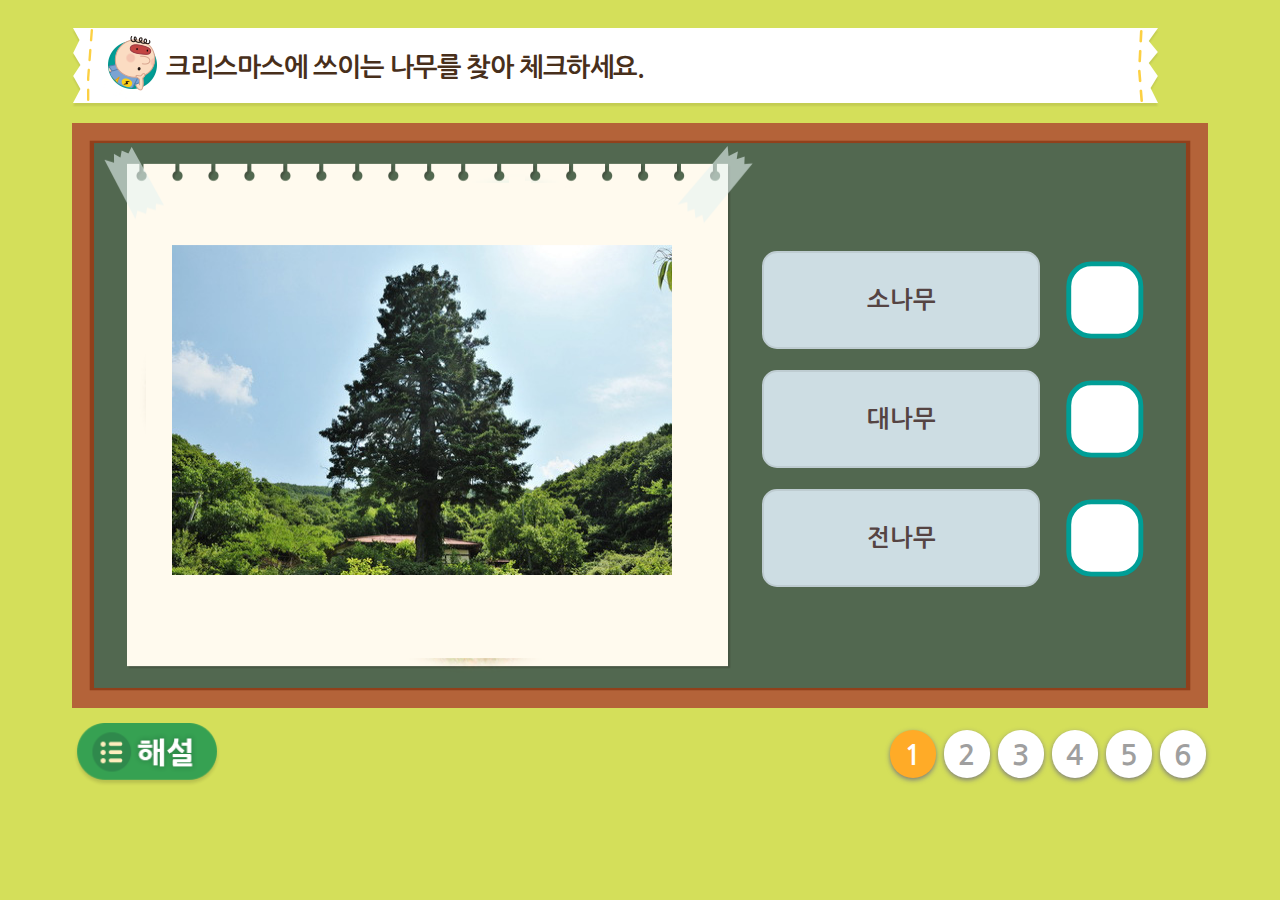
<file: 1/index.html>
<!DOCTYPE html>
<html lang="ko">

<head>
	<meta http-equiv="Content-Type" content="text/html;charset=UTF-8">
	<meta http-equiv="X-UA-Compatible" content="IE=edge">
	<meta name="viewport" content="width=device-width, initial-scale=1.0">
	<link rel="stylesheet" href="../common/css/common.css">
	<link rel="stylesheet" href="check.css">
	<title>퀴즈입니다</title>
	<style>
		/* 현재 페이지 On CSS */
		p#page1 {
			background-color: #FFAB27;
			color: #fff;
		}
	</style>
</head>

<body>
	<!-- #################### 체크 container #################### -->
	<div id="EX_all_wrap">
		<div id="check_wrap">
			<!-- 문제 제목 Header -->
			<div class="header">
				<div class="title_area">
					<p class="tit_bg">
						<img src="../common/imgs/title.png" alt="타이틀영역 이미지"/>
					</p>
					<p class="tit_cha">
						<img src="../common/imgs/cha0.png" alit="타이틀 캐릭터 이미지"/>
					</p>
					<h1>크리스마스에 쓰이는 나무를 찾아 체크하세요.</h1>
				</div>
			</div>

			<!-- 문제 영역 Container -->
			<div class="container">
				<div class="board"><img src="../common/imgs/board.png" alt="보드판 이미지"/></div>
				<div class="chk_quImg"><img class="p0" src="imgs/p0.png" alt="문제보기 이미지"/></div>
				<div class="chk_exImg">
					<div class="d1">
						<p class="p1">소나무</p>
					</div>
					<div class="d2">
						<p class="p2">대나무</p>
					</div>
					<div class="d3">
						<p class="p3">전나무</p>
					</div>
				</div>
				<!-- check input Area -->
				<div class="inputArea">
					<input type="checkbox" name="chkBox1" id="chk1" onclick="chk_line1(this); _chk_click(1,0);" value="1" /><label
						for="chk1"></label>
					<input type="checkbox" name="chkBox1" id="chk2" onclick="chk_line1(this); _chk_click(2,0);" value="2" /><label
						for="chk2"></label>
					<input type="checkbox" name="chkBox1" id="chk3" onclick="chk_line1(this); _chk_click(3,1);" value="3" /><label
						for="chk3"></label>
				</div>
			</div>

			<!-- 다음 페이지 이동 -->
			<div class="btn_right" onclick="goNext();">
				<img class="img_next" src="../common/imgs/next_btn.png" alt="우측 화살표"/>
			</div>
		</div>

		<!-- 해설 팝업 영역  -->
		<div id="popupArea" style="display:none;">
			<div class="popupImg">
				<div class="popCloseBtn">
					<img src="../common/imgs/x.png" alt="팝업닫기 버튼"/>
				</div>
				<p class="popTextArea">크리스마스 트리로는 주로 전나무를 사용한다.</p>
			</div>
		</div>

		<!-- #################### 팝업 & 페이지 btn 영역 Footer #################### -->
		<div id="footer">
			<!-- 팝업버튼 영역 -->
			<div class="popBtn">
				<p class="pop_btn_Img"><img src="../common/imgs/popBtn.png" alt="팝업버튼 이미지"/></p>
			</div>

			<!-- 페이지 버튼 영역 -->
			<div id="pageArea">
				<div id="offArea">
					<p id="page1" onclick="goPage('../1/index.html');">1</p>
					<p id="page2" onclick="goPage('../2/index.html');">2</p>
					<p id="page3" onclick="goPage('../3/index.html');">3</p>
					<p id="page4" onclick="goPage('../4/index.html');">4</p>
					<p id="page5" onclick="goPage('../5/index.html');">5</p>
					<p id="page6" onclick="goPage('../6/index.html');">6</p>
					<!-- <p id="page7" onclick="goPage('../7/index.html');">7</p> -->
				</div>
			</div>
		</div>
		<!-- 정답시 캐릭터 영역 -->
		<div id="nextDiv" style="display:none;"></div>
		<div id="finDiv" style="display:none;"></div>
	</div>

	<!-- 오디오 음원 영역 -->
	<audio id="a_correct" src="../common/audio/correct.mp3"></audio>
	<audio id="a_incorrect" src="../common/audio/incorrect.mp3"></audio>
	<audio id="a_next" src="../common/audio/next.mp3"></audio>
	<audio id="a_finish" src="../common/audio/finish.mp3"></audio>

	<!-- ################### script Area ################### -->
	<script src="../common/js/jquery-3.5.1.js"></script>
	<script src="../common/js/common.js"></script>
	<script src="check.js"></script>

	<!-- 완강시 스크립트 활성 -->
	<!-- <script src="http://file.total-system.co.kr/js/completedClass_bt.js"></script>  -->

	<!-- 페이지 이동 스크립트 -->
	<script type="text/javascript">
		right_url = "../2/index.html";
	</script>

</body>

</html>
</file>
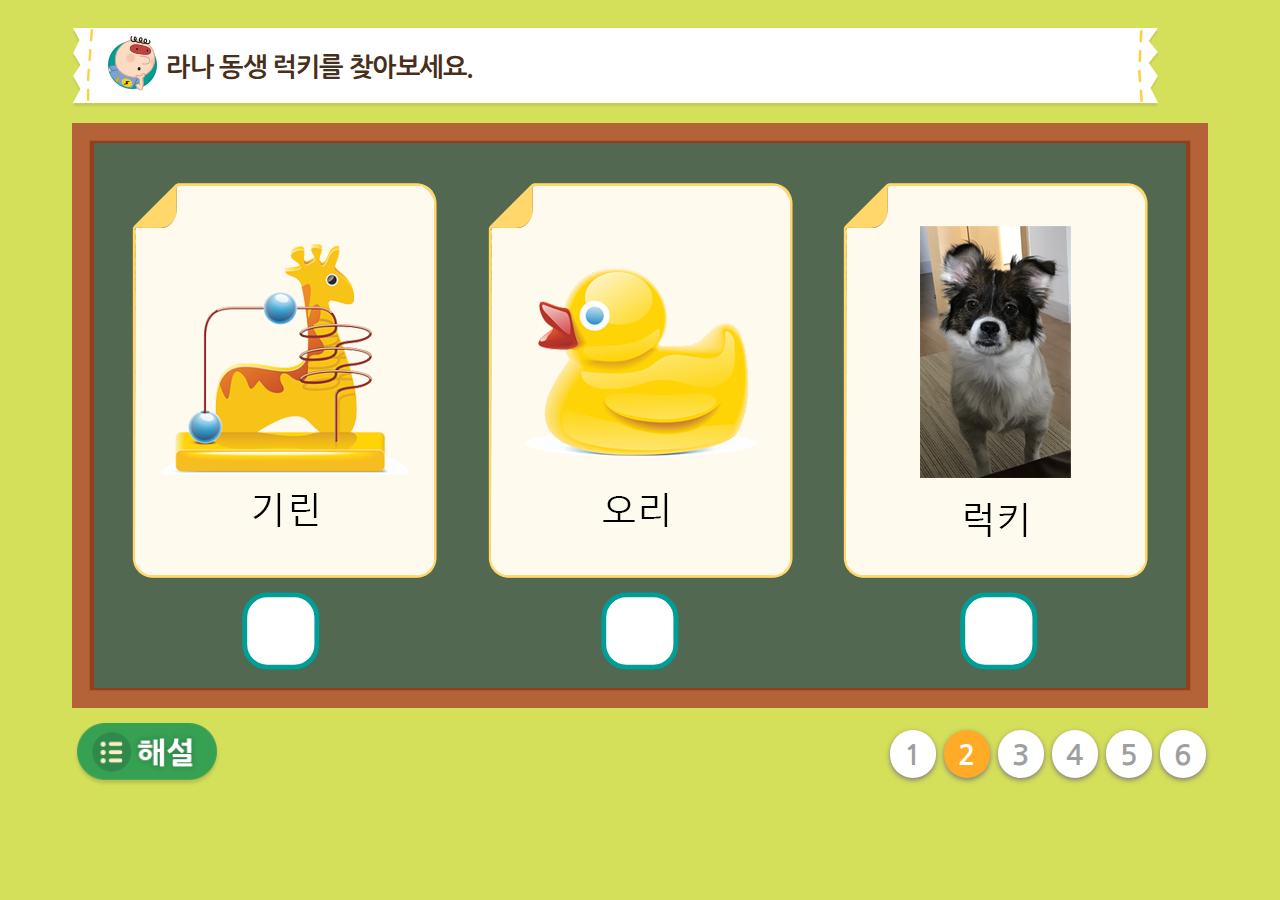
<file: 2/index.html>
<!DOCTYPE html>
<html lang="ko">

<head>
	<meta http-equiv="Content-Type" content="text/html;charset=UTF-8">
	<meta http-equiv="X-UA-Compatible" content="IE=edge">
	<meta name="viewport" content="width=device-width, initial-scale=1.0">
	<link rel="stylesheet" href="../common/css/common.css">
	<link rel="stylesheet" href="checkImg.css">
	<title>크리스마스 퀴즈</title>
	<style>
		/* 현재 페이지 On CSS */
		p#page2 {
			background-color: #FFAB27;
			color: #fff;
		}
	</style>
</head>

<body>
	<!-- #################### 체크 container #################### -->
	<div id="EX_all_wrap">
		<div id="check_wrap">
			<!-- 문제 제목 Header -->
			<div class="header">
				<div class="title_area">
					<p class="tit_bg">
						<img src="../common/imgs/title.png" alt="타이틀영역 이미지"/>
					</p>
					<p class="tit_cha">
						<img src="../common/imgs/cha0.png" alit="타이틀 캐릭터 이미지"/>
					</p>
					<h1>라나 동생 럭키를 찾아보세요.</h1>
				</div>
			</div>

			<!-- 문제 영역 Container -->
			<div class="container">
				<div class="board"><img src="../common/imgs/board.png" alt="보드판 이미지"/></div>

				<!-- imgChk, inputChk에서 1을 정답에 맞게 수정 해야 됨 -->
				<div class="imgWrap">
					<div class="img01">
					  <img src="imgs/p1.png" alt="왼쪽 이미지" id="img01">
					</div>
					<div class="img02">
					  <img src="imgs/p2.png" alt="중간 이미지" id="img02">
					</div>
					<div class="img03">
					  <img src="imgs/p3.png" alt="오른쪽 이미지" id="img03">
					</div>
				  </div>
				  <!-- input Area -->
				  <div class="inputArea">
					<input type="checkbox" id="chk1" class="chkBox" name="chkBox" onclick="chk_line(this);inputChk(1,0)"><label for="chk1"></label>
					<input type="checkbox" id="chk2" class="chkBox" name="chkBox" onclick="chk_line(this);inputChk(2,0)"><label for="chk2"></label>
					<input type="checkbox" id="chk3" class="chkBox" name="chkBox" onclick="chk_line(this);inputChk(3,1)"><label for="chk3"></label>
				  </div>

				  <div class="noTouch"></div>
			</div>

			<!-- 다음 페이지 이동 -->
			<div class="btn_right" onclick="goNext();">
				<img class="img_next" src="../common/imgs/next_btn.png" alt="우측 화살표"/>
			</div>
		</div>

		<!-- 해설 팝업 영역  -->
		<div id="popupArea" style="display:none;">
			<div class="popupImg">
				<div class="popCloseBtn">
					<img src="../common/imgs/x.png" alt="팝업닫기 버튼"/>
				</div>
				<p class="popTextArea">럭순이는 라나와 함께 살고 있어요.</p>
			</div>
		</div>

		<!-- #################### 팝업 & 페이지 btn 영역 Footer #################### -->
		<div id="footer">
			<!-- 팝업버튼 영역 -->
			<div class="popBtn">
				<p class="pop_btn_Img"><img src="../common/imgs/popBtn.png" alt="팝업버튼 이미지"/></p>
			</div>

			<!-- 페이지 버튼 영역 -->
			<div id="pageArea">
				<div id="offArea">
					<p id="page1" onclick="goPage('../1/index.html');">1</p>
					<p id="page2" onclick="goPage('../2/index.html');">2</p>
					<p id="page3" onclick="goPage('../3/index.html');">3</p>
					<p id="page4" onclick="goPage('../4/index.html');">4</p>
					<p id="page5" onclick="goPage('../5/index.html');">5</p>
					<p id="page6" onclick="goPage('../6/index.html');">6</p>
					<!-- <p id="page7" onclick="goPage('../7/index.html');">7</p> -->
				</div>
			</div>
		</div>
		<!-- 정답시 캐릭터 영역 -->
		<div id="nextDiv" style="display:none;"></div>
		<div id="finDiv" style="display:none;"></div>
	</div>

	<!-- 오디오 음원 영역 -->
	<audio id="a_correct" src="../common/audio/correct.mp3"></audio>
	<audio id="a_incorrect" src="../common/audio/incorrect.mp3"></audio>
	<audio id="a_next" src="../common/audio/next.mp3"></audio>
	<audio id="a_finish" src="../common/audio/finish.mp3"></audio>

	<!-- ################### script Area ################### -->
	<script src="../common/js/jquery-3.5.1.js"></script>
	<script src="../common/js/common.js"></script>
	<script src="checkImg.js"></script>

	<!-- 완강시 스크립트 활성 -->
	<!-- <script src="http://file.total-system.co.kr/js/completedClass_bt.js"></script>  -->

	<!-- 페이지 이동 스크립트 -->
	<script type="text/javascript">
		right_url = "../3/index.html";
	</script>

</body>

</html>
</file>
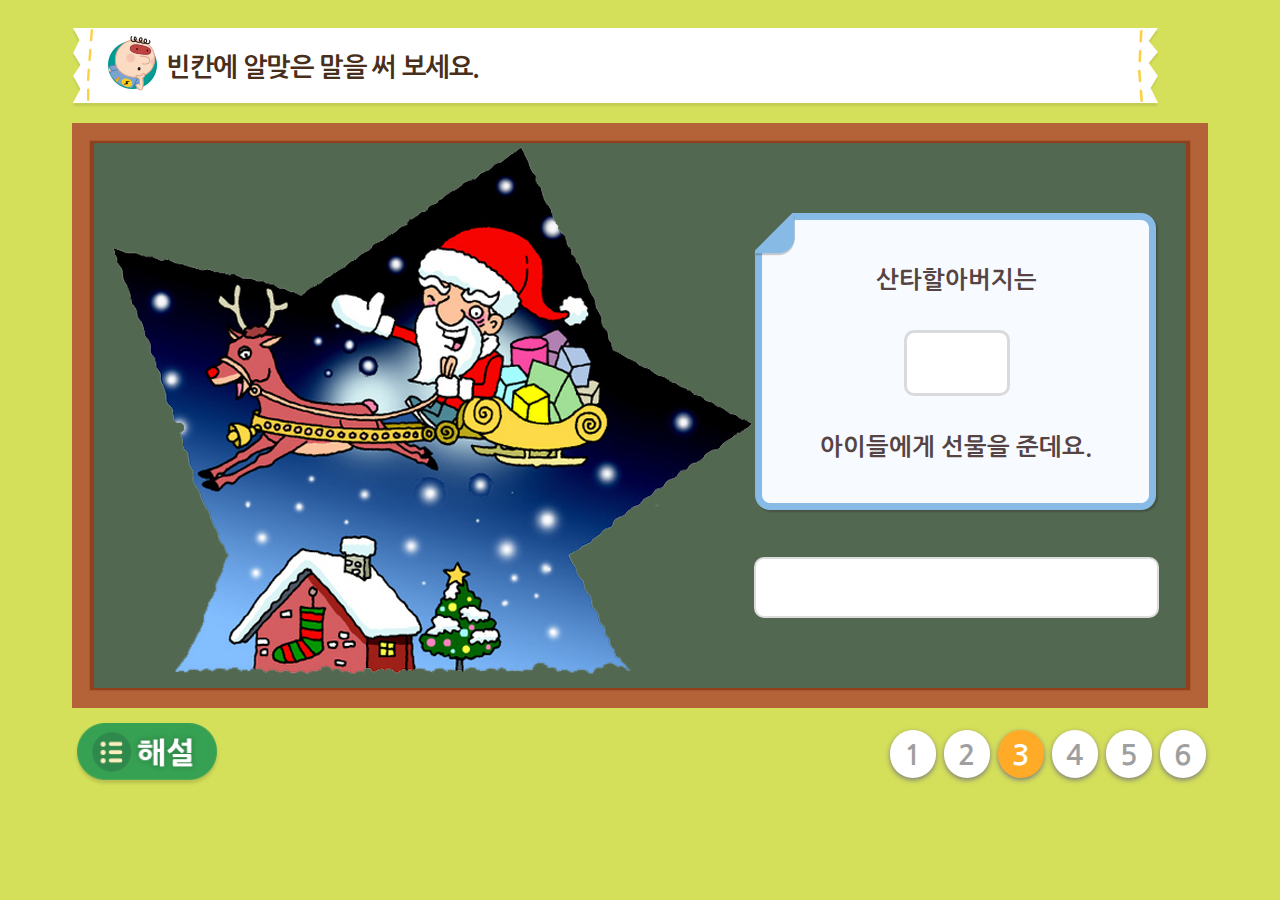
<file: 3/index.html>
<!DOCTYPE html>
<html lang="ko">

<head>
  <meta charset="UTF-8">
  <meta http-equiv="X-UA-Compatible" content="IE=edge">
  <meta name="viewport" content="width=device-width, initial-scale=1.0">
  <title>크리스마스 퀴즈</title>
  <link rel="stylesheet" href="../common/css/common.css">
  <link rel="stylesheet" href="input_single.css">
  <style>
    /* 현재 페이지 On CSS */
    p#page3 {
      background-color: #FFAB27;
      color: #fff;
    }
  </style>
</head>

<body>
  <!-- #################### 단일입력 container #################### -->
  <div id="EX_all_wrap">
    <div id="input_single_Wrap">
      <!-- 문제 제목 header -->
      <div class="header">
        <div class="title_area">
          <p class="tit_bg">
						<img src="../common/imgs/title.png" alt="타이틀영역 이미지"/>
					</p>
					<p class="tit_cha">
						<img src="../common/imgs/cha0.png" alit="타이틀 캐릭터 이미지"/>
					</p>
          <h1>빈칸에 알맞은 말을 써 보세요.</h1>
        </div>
      </div>

      <!-- 문제 영역 Container -->
      <div class="container">
        <div class="board">
          <img src="../common/imgs/board.png" alt="보드판_이미지" />
        </div>
        <div class="input_single_quImg">
          <img class="p0" src="imgs/p0.png" alt="문제_이미지_영역" />
        </div>
        <div class="input_single_ansImg">
          <div class="ex_bg">
            <img class="p1" src="imgs/p1.png" alt="문제_입력_영역" />
          </div>
          <div class="exText">
            <!-- textArea 0 -->
            <p class="text0"><span>산타할아버지는</span></p>
            <!-- blankArea -->
            <div class="blank"></div>
            <!-- textArea 1 -->
            <p class="text1"><span>아이들에게 선물을 준데요.</span></p>
          </div>
        </div>
        <div class="inputWrap">
          <input type="text" id="chkinput" maxlength="10" style="ime-mode:active;">
        </div>
      </div>

      <!-- 다음 페이지 버튼 이동 -->
      <div class="btn_right" onclick="goNext();">
        <img class="img_next" src="../common/imgs/next_btn.png" alt="우측 화살표">
      </div>
    </div>

    <!-- 해설 팝업 영역  -->
    <div id="popupArea" style="display:none;">
			<div class="popupImg">
				<div class="popCloseBtn">
					<img src="../common/imgs/x.png" alt="팝업닫기 버튼" />
				</div>
				<p class="popTextArea">산타할아버지는 좋은일을 많이 한 친구에게 선물을 줄거에요.</p>
			</div>
		</div>

    <!-- #################### 팝업 & 페이지 Btn 영역 // Footer #################### -->
    <div id="footer">
      <!-- 팝업버튼 영역 -->
      <div class="popBtn">
        <p class="pop_btn_Img">
          <img src="../common/imgs/popBtn.png" alt="팝업버튼_이미지" />
        </p>
      </div>

      <!-- 페이지 버튼 영역 -->
      <div id="pageArea">
        <div id="offArea">
          <p id="page1" onclick="goPage('../1/index.html');">1</p>
          <p id="page2" onclick="goPage('../2/index.html');">2</p>
          <p id="page3" onclick="goPage('../3/index.html');">3</p>
          <p id="page4" onclick="goPage('../4/index.html');">4</p>
          <p id="page5" onclick="goPage('../5/index.html');">5</p>
          <p id="page6" onclick="goPage('../6/index.html');">6</p>
          <!-- <p id="page7" onclick="goPage('../7/index.html');">7</p> -->
        </div>
      </div>

    </div>

    <!-- 정답시 캐릭터 영역 -->
    <div id="nextDiv" style="display:none;"></div>
    <div id="finDiv" style="display:none;"></div>
  </div>

  <!-- 오디오 음원 영역 -->
  <audio id="a_next" src="../common/audio/next.mp3"></audio>
  <audio id="a_correct" src="../common/audio/correct.mp3"></audio>
  <audio id="a_incorrect" src="../common/audio/incorrect.mp3"></audio>
  <audio id="a_finish" src="../common/audio/finish.mp3"></audio>

  <!-- ################### script Area ################### -->
  <script src="../common/js/jquery-3.5.1.js"></script>
  <script src="../common/js/common.js"></script>
  <script src="input_single.js"></script>

  <!-- 완강시 스크립트 활성 -->
  <!-- <script src="http://file.total-system.co.kr/js/completedClass_bt.js"></script>  -->

  <!-- 페이지 이동 스크립트 -->
  <script type="text/javascript">
    right_url = "../4/index.html";
  </script>

</body>

</html>
</file>
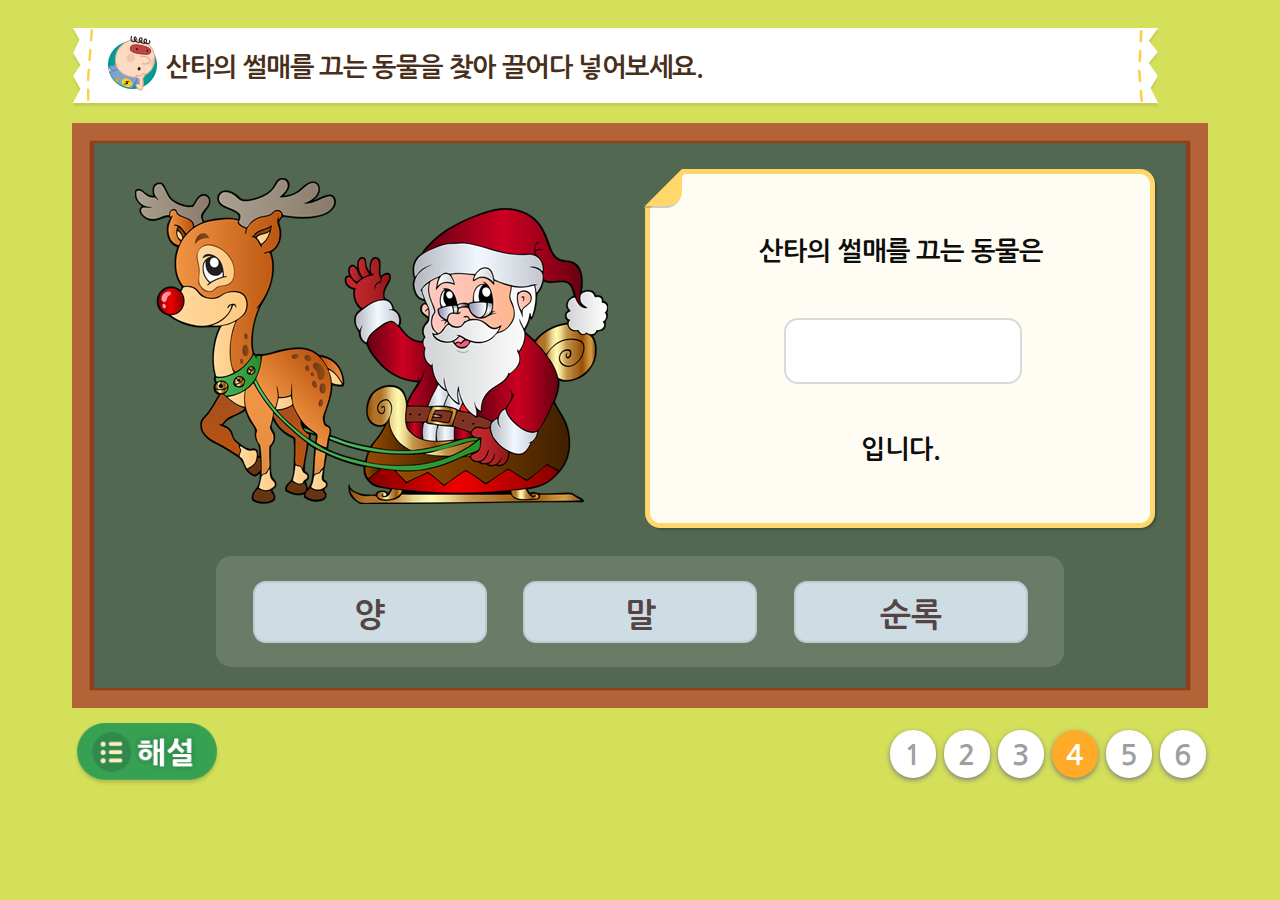
<file: 4/index.html>
<!DOCTYPE html>
<html lang="ko">

<head>
	<meta http-equiv="Content-Type" content="text/html;charset=UTF-8">
	<meta http-equiv="X-UA-Compatible" content="IE=edge">
	<meta name="viewport" content="width=device-width, initial-scale=1.0">
	<title>크리스마스 퀴즈</title>
	<link rel="stylesheet" href="../common/css/common.css">
	<link rel="stylesheet" href="drag.css">
	<style>
		/* 현재 페이지 On CSS */
		p#page4 {
			background-color: #FFAB27;
			color: #fff;
		}
	</style>
</head>

<body>
	<!-- #################### 드래그 container #################### -->
	<div id="EX_all_wrap">
		<div id="drag_wrap">
			<!-- 문제 제목 Header -->
			<div class="header">
				<div class="title_area">
					<p class="tit_bg">
						<img src="../common/imgs/title.png" alt="타이틀영역 이미지"/>
					</p>
					<p class="tit_cha">
						<img src="../common/imgs/cha0.png" alit="타이틀 캐릭터 이미지"/>
					</p>
					<h1>산타의 썰매를 끄는 동물을 찾아 끌어다 넣어보세요.</h1>
				</div>
			</div>

			<!-- 문제 영역 container -->
			<div class="container">
				<div class="board"><img src="../common/imgs/board.png" alt="보드판 이미지"/></div>
				<div class="drag_quImg"><img class="p0" src="imgs/p0.png" alt="문제 이미지"/></div>

				<div class="drag_exImg">
					<div class="ex_bg"><img src="imgs/p1.png" alt="문제예문 이미지"/></div>
					<div class="exText">
						<!-- text Area 0 -->
						<p class="text0">
							<span>산타의 썰매를 끄는 동물은</span>
						</p>
						<!-- dropArea -->
						<div id="dropAreaWrap">
							<div id="dropArea" name="dropArea"></div>
						</div>
						<!-- text Area 1 -->
						<p class="text1">
							<span>입니다.</span>
						</p>
					</div>
				</div>
				<!-- 보기 낱말 영역 -->
				<div class="draImg">
					<div class="draBg">
						<div id="drag0" class="drag0" name="img_drag">양</div>
						<div id="drag1" class="drag1" name="img_drag">말</div>
						<div id="drag2" class="drag2" name="img_drag">순록</div>
					</div>
					<div class="draBgBlock"></div>
				</div>
			</div>

			<!-- 다음 페이지 이동 -->
			<div class="btn_right" onclick="goNext();">
				<img class="img_next" src="../common/imgs/next_btn.png" alt="우측 화살표" />
			</div>
		</div>

		<!-- 해설 팝업 영역  -->
		<div id="popupArea" style="display:none;">
			<div class="popupImg">
				<div class="popCloseBtn">
					<img src="../common/imgs/x.png" alt="팝업닫기 버튼" />
				</div>
				<p class="popTextArea">산타의 썰매를 끄는 뿔달린 친구는 루돌프라고 하죠.</p>
			</div>
		</div>

		<!-- #################### 팝업 & 페이지 Btn영역 // Footer #################### -->
		<div id="footer">
			<!-- 팝업버튼 영역 -->
			<div class="popBtn">
				<p class="pop_btn_Img">
					<img src="../common/imgs/popBtn.png" alt="팝업버튼_이미지" />
				</p>
			</div>

			<!-- 페이지 버튼 영역 -->
			<div id="pageArea">
				<div id="offArea">
					<p id="page1" onclick="goPage('../1/index.html');">1</p>
					<p id="page2" onclick="goPage('../2/index.html');">2</p>
					<p id="page3" onclick="goPage('../3/index.html');">3</p>
					<p id="page4" onclick="goPage('../4/index.html');">4</p>
					<p id="page5" onclick="goPage('../5/index.html');">5</p>
					<p id="page6" onclick="goPage('../6/index.html');">6</p>
					<!-- <p id="page7" onclick="goPage('../7/index.html');">7</p> -->
				</div>
			</div>
		</div>

		<!-- 정답시 캐릭터 영역 -->
		<div id="nextDiv" style="display:none;"></div>
		<div id="finDiv" style="display:none;"></div>
	</div>

	<!-- 오디오 음원 영역 -->
	<audio id="a_correct" src="../common/audio/correct.mp3"></audio>
	<audio id="a_incorrect" src="../common/audio/incorrect.mp3"></audio>
	<audio id="a_next" src="../common/audio/next.mp3"></audio>
	<audio id="a_finish" src="../common/audio/finish.mp3"></audio>

	<!-- ################### script Area ################### -->
	<script src="../common/js/jquery-3.5.1.js"></script>
	<script src="../common/js/jquery-ui/jquery-ui.min.js"></script>
	<script src="../common/js/jquery-ui/jquery.ui.touch-punch.min.js"></script>
	<script src="../common/js/common.js"></script>
	<script src="drag.js"></script>

	<!-- 완강시 스크립트 활성 -->
	<!-- <script src="http://file.total-system.co.kr/js/completedClass_bt.js"></script>  -->

	<!-- 페이지 이동 스크립트 -->
	<script type="text/javascript">
		right_url = "../5/index.html";
	</script>

</body>

</html>
</file>
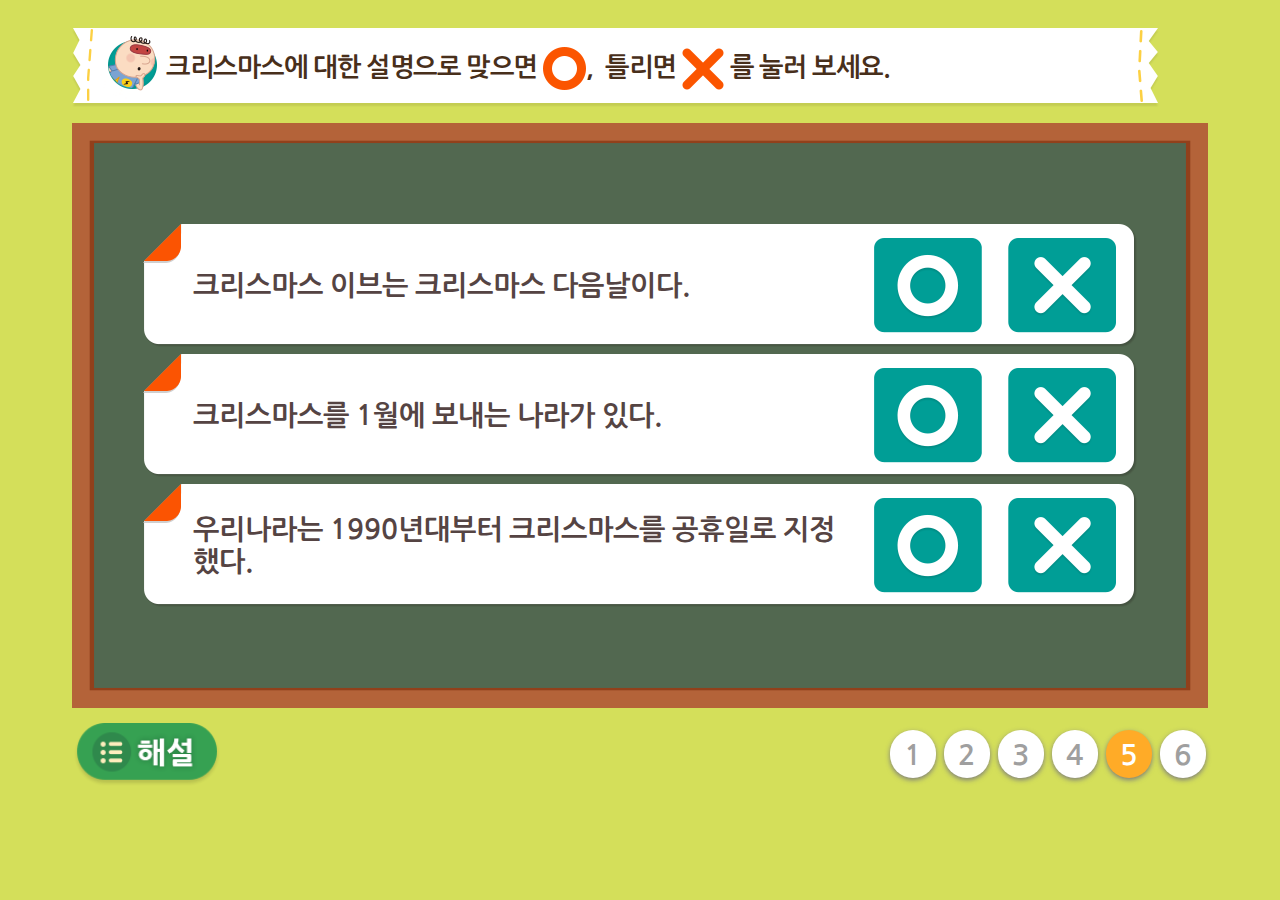
<file: 5/index.html>
<!DOCTYPE html>
<html lang="ko">

<head>
	<meta http-equiv="Content-Type" content="text/html;charset=UTF-8">
	<meta http-equiv="X-UA-Compatible" content="IE=edge">
	<meta name="viewport" content="width=device-width, initial-scale=1.0">
	<title>크리스마스 퀴즈</title>
	<link rel="stylesheet" href="../common/css/common.css">
	<link rel="stylesheet" href="ox.css">
	<style>
		/* 현재 페이지 On CSS */
		p#page5 {
			background-color: #FFAB27;
			color: #fff;
		}
	</style>
</head>

<body>
	<!-- #################### OX container #################### -->
	<div id="EX_all_wrap">
		<div id="ox_wrap" class="ox_wrap">
			<!-- 문제 제목 Header -->
			<div class="header">
				<div class="title_area">
					<p class="tit_bg">
						<img src="../common/imgs/title.png" alt="타이틀영역 이미지"/>
					</p>
					<p class="tit_cha">
						<img src="../common/imgs/cha0.png" alit="타이틀 캐릭터 이미지"/>
					</p>
					<h1>크리스마스에 대한 설명으로 맞으면 <span class="h1_o"><img src="imgs/o_4.png" alt="O 이미지" /></span>,
						&nbsp;틀리면 <span class="h1_x"><img src="imgs/x_1.png" alt="x이미지" /></span> 를 눌러 보세요.</h1>
				</div>
			</div>

			<!-- 문제 영역 Container -->
			<div class="container">
				<div class="board"><img src="../common/imgs/board.png" alt="보드판 이미지" /></div>
				<div class="ox_exImg">
					<div class="d0">
						<span class="imgs0"><img src="imgs/p0.png" alt="문제 이미지 0" /></span>
						<p class="text0">크리스마스 이브는 크리스마스 다음날이다.</p>
					</div>
					<div class="d1">
						<span class="imgs1"><img class="p1" src="imgs/p0.png" alt="문제 이미지 1" /></span>
						<p class="text1">크리스마스를 1월에 보내는 나라가 있다.</p>
					</div>
					<div class="d2">
						<span class="imgs2"><img class="p2" src="imgs/p0.png" alt="문제 이미지 2" /></span>
						<p class="text2">우리나라는 1990년대부터 크리스마스를 공휴일로 지정했다.</p>
					</div>
				</div>

				<div class="ox_checkArea">
					<input type="checkbox" name="chkBox2" id="ox_chk1" onclick="chk_line2(this);"><label for="ox_chk1"></label>
					<input type="checkbox" name="chkBox2" id="ox_chk2" onclick="chk_line2(this);"><label for="ox_chk2"></label>
					<input type="checkbox" name="chkBox3" id="ox_chk3" onclick="chk_line3(this);"><label for="ox_chk3"></label>
					<input type="checkbox" name="chkBox3" id="ox_chk4" onclick="chk_line3(this);"><label for="ox_chk4"></label>
					<input type="checkbox" name="chkBox4" id="ox_chk5" onclick="chk_line4(this);"><label for="ox_chk5"></label>
					<input type="checkbox" name="chkBox4" id="ox_chk6" onclick="chk_line4(this);"><label for="ox_chk6"></label>
				</div>
			</div>

			<!-- 다음 페이지 이동 -->
			<div class="btn_right" onclick="goNext();">
				<img class="img_next" src="../common/imgs/next_btn.png" alt="우측 화살표" />
			</div>
		</div>

		<!-- 해설 팝업 영역  -->
		<div id="popupArea" style="display:none;">
			<div class="popupImg">
				<div class="popCloseBtn">
					<img src="../common/imgs/x.png" alt="팝업닫기 버튼" />
				</div>
				<p class="popTextArea">
					1.크리스마스 이브는 크리스마스 전날이다.<br/>
					2.대부분의 국가는 25일이지만 러시아,그리스,세르비아등 일부 국가에서는 크리스마스를 1월 7일에 지낸다.<br/>
					3.1949년 '기독탄생일'이란 명칭으로 법정 공휴일로 지정되었다.
				</p>
			</div>
		</div>

		<!-- #################### 팝업 & 페이지 btn 영역 // Footer #################### -->
		<div id="footer">
			<!-- 팝업버튼 영역 -->
			<div class="popBtn">
				<p class="pop_btn_Img">
					<img src="../common/imgs/popBtn.png" alt="팝업버튼 이미지" />
				</p>
			</div>

			<!-- 페이지 버튼 영역 -->
			<div id="pageArea">
				<div id="offArea">
					<p id="page1" onclick="goPage('../1/index.html');">1</p>
					<p id="page2" onclick="goPage('../2/index.html');">2</p>
					<p id="page3" onclick="goPage('../3/index.html');">3</p>
					<p id="page4" onclick="goPage('../4/index.html');">4</p>
					<p id="page5" onclick="goPage('../5/index.html');">5</p>
					<p id="page6" onclick="goPage('../6/index.html');">6</p>
					<!-- <p id="page7" onclick="goPage('../7/index.html');">7</p> -->
				</div>
			</div>
		</div>

		<!-- 정답시 캐릭터 영역 -->
		<div id="nextDiv" style="display: none;"></div>
		<div id="finDiv" style="display: none;"></div>
	</div>

	<!-- 오디오 음원 영역 -->
	<audio id="a_next" src="../common/audio/next.mp3"></audio>
	<audio id="a_correct" src="../common/audio/correct.mp3"></audio>
	<audio id="a_incorrect" src="../common/audio/incorrect.mp3"></audio>
	<audio id="a_finish" src="../common/audio/finish.mp3"></audio>

	<!-- ################### script Area ################### -->
	<script src="../common/js/jquery-3.5.1.js"></script>
	<script src="../common/js/common.js"></script>
	<script src="ox.js"></script>

	<!-- 완강시 스크립트 활성 -->
	<!-- <script src="http://file.total-system.co.kr/js/completedClass_bt.js"></script>  -->

	<!-- 페이지 이동 스크립트 -->
	<script type="text/javascript">
		right_url = "../6/index.html";
	</script>

</body>

</html>
</file>
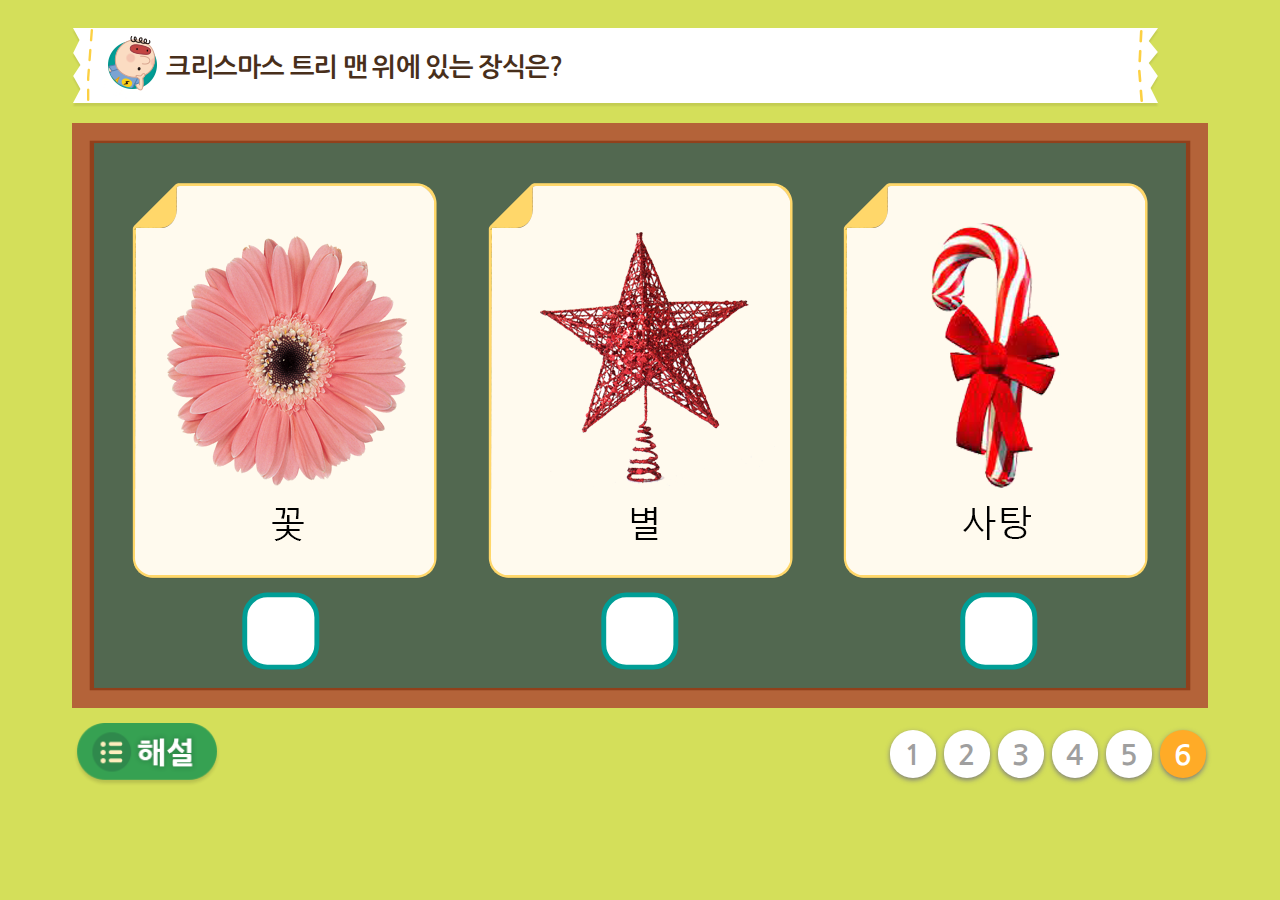
<file: 6/index.html>
<!DOCTYPE html>
<html lang="ko">

<head>
	<meta http-equiv="Content-Type" content="text/html;charset=UTF-8">
	<meta http-equiv="X-UA-Compatible" content="IE=edge">
	<meta name="viewport" content="width=device-width, initial-scale=1.0">
	<link rel="stylesheet" href="../common/css/common.css">
	<link rel="stylesheet" href="checkImg.css">
	<title>크리스마스 퀴즈</title>
	<style>
		/* 현재 페이지 On CSS */
		p#page6 {
			background-color: #FFAB27;
			color: #fff;
		}
	</style>
</head>

<body>
	<!-- #################### 체크 container #################### -->
	<div id="EX_all_wrap">
		<div id="check_wrap">
			<!-- 문제 제목 Header -->
			<div class="header">
				<div class="title_area">
					<p class="tit_bg">
						<img src="../common/imgs/title.png" alt="타이틀영역 이미지"/>
					</p>
					<p class="tit_cha">
						<img src="../common/imgs/cha0.png" alit="타이틀 캐릭터 이미지"/>
					</p>
					<h1>크리스마스 트리 맨 위에 있는 장식은?</h1>
				</div>
			</div>

			<!-- 문제 영역 Container -->
			<div class="container">
				<div class="board"><img src="../common/imgs/board.png" alt="보드판 이미지"/></div>

				<!-- imgChk, inputChk에서 1을 정답에 맞게 수정 해야 됨 -->
				<div class="imgWrap">
					<div class="img01">
					  <img src="imgs/p1.png" alt="왼쪽 이미지" id="img01">
					</div>
					<div class="img02">
					  <img src="imgs/p2.png" alt="중간 이미지" id="img02">
					</div>
					<div class="img03">
					  <img src="imgs/p3.png" alt="오른쪽 이미지" id="img03">
					</div>
				  </div>
				  <!-- input Area -->
				  <div class="inputArea">
					<input type="checkbox" id="chk1" class="chkBox" name="chkBox" onclick="chk_line(this);inputChk(1,0)"><label for="chk1"></label>
					<input type="checkbox" id="chk2" class="chkBox" name="chkBox" onclick="chk_line(this);inputChk(2,1)"><label for="chk2"></label>
					<input type="checkbox" id="chk3" class="chkBox" name="chkBox" onclick="chk_line(this);inputChk(3,0)"><label for="chk3"></label>
				  </div>

				  <div class="noTouch"></div>
			</div>

			<!-- 다음 페이지 이동 -->
			<div class="btn_right" onclick="goNext();">
				<img class="img_next" src="../common/imgs/next_btn.png" alt="우측 화살표"/>
			</div>
		</div>

		<!-- 해설 팝업 영역  -->
		<div id="popupArea" style="display:none;">
			<div class="popupImg">
				<div class="popCloseBtn">
					<img src="../common/imgs/x.png" alt="팝업닫기 버튼"/>
				</div>
				<p class="popTextArea">크리스마스는 아기예수의 탄생을 기념하는 날로,<br/> 3인의 동방박사가 베들레헴에<br/> 가는 여정은 별을 보고 따라감</p>
			</div>
		</div>

		<!-- #################### 팝업 & 페이지 btn 영역 Footer #################### -->
		<div id="footer">
			<!-- 팝업버튼 영역 -->
			<div class="popBtn">
				<p class="pop_btn_Img"><img src="../common/imgs/popBtn.png" alt="팝업버튼 이미지"/></p>
			</div>

			<!-- 페이지 버튼 영역 -->
			<div id="pageArea">
				<div id="offArea">
					<p id="page1" onclick="goPage('../1/index.html');">1</p>
					<p id="page2" onclick="goPage('../2/index.html');">2</p>
					<p id="page3" onclick="goPage('../3/index.html');">3</p>
					<p id="page4" onclick="goPage('../4/index.html');">4</p>
					<p id="page5" onclick="goPage('../5/index.html');">5</p>
					<p id="page6" onclick="goPage('../6/index.html');">6</p>
					<!-- <p id="page7" onclick="goPage('../7/index.html');">7</p> -->
				</div>
			</div>
		</div>
		<!-- 정답시 캐릭터 영역 -->
		<div id="nextDiv" style="display:none;"></div>
		<div id="finDiv" style="display:none;"></div>
	</div>

	<!-- 오디오 음원 영역 -->
	<audio id="a_correct" src="../common/audio/correct.mp3"></audio>
	<audio id="a_incorrect" src="../common/audio/incorrect.mp3"></audio>
	<audio id="a_next" src="../common/audio/next.mp3"></audio>
	<audio id="a_finish" src="../common/audio/finish.mp3"></audio>

	<!-- ################### script Area ################### -->
	<script src="../common/js/jquery-3.5.1.js"></script>
	<script src="../common/js/common.js"></script>
	<script src="checkImg.js"></script>

	<!-- 완강시 스크립트 활성 -->
	<!-- <script src="http://file.total-system.co.kr/js/completedClass_bt.js"></script>  -->

	<!-- 페이지 이동 스크립트 -->
	<script type="text/javascript">
		// right_url = "../2/index.html";
	</script>

</body>

</html>
</file>
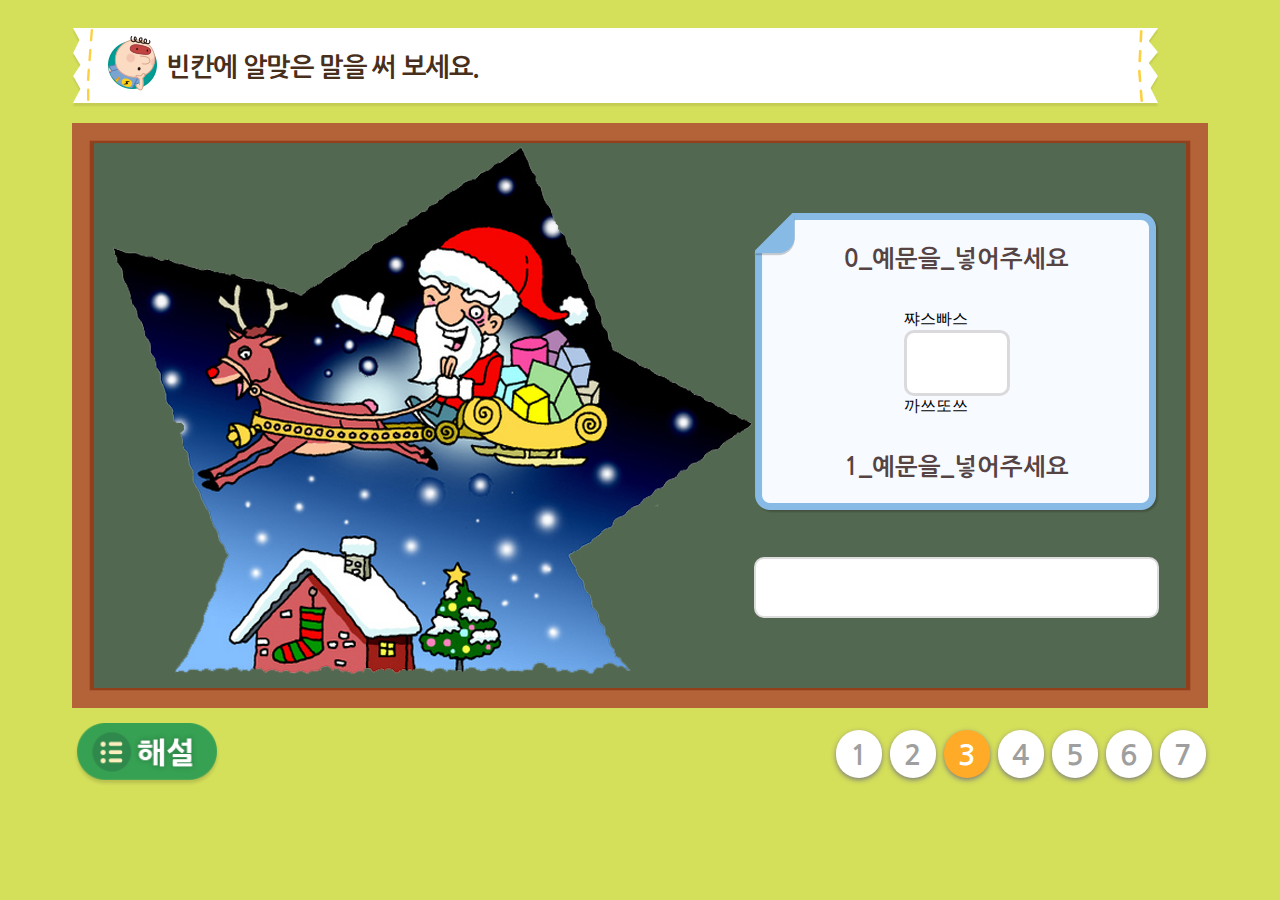
<file: 3/index2.html>
<!DOCTYPE html>
<html lang="ko">

<head>
  <meta charset="UTF-8">
  <meta http-equiv="X-UA-Compatible" content="IE=edge">
  <meta name="viewport" content="width=device-width, initial-scale=1.0">
  <title>독서퀴즈 단일입력</title>
  <link rel="stylesheet" href="../common/css/common.css">
  <link rel="stylesheet" href="input_single.css">
  <style>
    /* 현재 페이지 On CSS */
    p#page3 {
      background-color: #FFAB27;
      color: #fff;
    }
  </style>
</head>

<body>
  <!-- #################### 단일입력 container #################### -->
  <div id="EX_all_wrap">
    <div id="input_single_Wrap">
      <!-- 문제 제목 header -->
      <div class="header">
        <div class="title_area">
          <p class="tit_bg">
						<img src="../common/imgs/title.png" alt="타이틀영역 이미지"/>
					</p>
					<p class="tit_cha">
						<img src="../common/imgs/cha0.png" alit="타이틀 캐릭터 이미지"/>
					</p>
          <h1>빈칸에 알맞은 말을 써 보세요.</h1>
        </div>
      </div>

      <!-- 문제 영역 Container -->
      <div class="container">
        <div class="board">
          <img src="../common/imgs/board.png" alt="보드판_이미지" />
        </div>
        <div class="input_single_quImg">
          <img class="p0" src="imgs/p0.png" alt="문제_이미지_영역" />
        </div>
        <div class="input_single_ansImg">
          <div class="ex_bg">
            <img class="p1" src="imgs/p1.png" alt="문제_입력_영역" />
          </div>
          <div class="exText">
            <!-- textArea 0 -->
            <p class="text0"><span>0_예문을_넣어주세요</span></p>
            <!-- blankArea -->
            <div class="blankWrap">
              <span>쨔스빠스</span>
              <div class="blank"></div>
              <span>까쓰또쓰</span>
            </div>
            <!-- textArea 1 -->
            <p class="text1"><span>1_예문을_넣어주세요</span></p>
          </div>
        </div>
        <div class="inputWrap">
          <input type="text" id="chkinput" maxlength="10" style="ime-mode:active;">
        </div>
      </div>

      <!-- 다음 페이지 버튼 이동 -->
      <div class="btn_right" onclick="goNext();">
        <img class="img_next" src="../common/imgs/next_btn.png" alt="우측 화살표">
      </div>
    </div>

    <!-- 해설 팝업 영역  -->
    <div id="popupArea" style="display:none;">
			<div class="popupImg">
				<div class="popCloseBtn">
					<img src="../common/imgs/x.png" alt="팝업닫기 버튼" />
				</div>
				<p class="popTextArea">해설을_넣어주세요</p>
			</div>
		</div>

    <!-- #################### 팝업 & 페이지 Btn 영역 // Footer #################### -->
    <div id="footer">
      <!-- 팝업버튼 영역 -->
      <div class="popBtn">
        <p class="pop_btn_Img">
          <img src="../common/imgs/popBtn.png" alt="팝업버튼_이미지" />
        </p>
      </div>

      <!-- 페이지 버튼 영역 -->
      <div id="pageArea">
        <div id="offArea">
          <p id="page1" onclick="goPage('../1/index.html');">1</p>
          <p id="page2" onclick="goPage('../2/index.html');">2</p>
          <p id="page3" onclick="goPage('../3/index.html');">3</p>
          <p id="page4" onclick="goPage('../4/index.html');">4</p>
          <p id="page5" onclick="goPage('../5/index.html');">5</p>
          <p id="page6" onclick="goPage('../6/index.html');">6</p>
          <p id="page7" onclick="goPage('../7/index.html');">7</p>
        </div>
      </div>

    </div>

    <!-- 정답시 캐릭터 영역 -->
    <div id="nextDiv" style="display:none;"></div>
    <div id="finDiv" style="display:none;"></div>
  </div>

  <!-- 오디오 음원 영역 -->
  <audio id="a_next" src="../common/audio/next.mp3"></audio>
  <audio id="a_correct" src="../common/audio/correct.mp3"></audio>
  <audio id="a_incorrect" src="../common/audio/incorrect.mp3"></audio>
  <audio id="a_finish" src="../common/audio/finish.mp3"></audio>

  <!-- ################### script Area ################### -->
  <script src="../common/js/jquery-3.5.1.js"></script>
  <script src="../common/js/common.js"></script>
  <script src="input_single.js"></script>

  <!-- 완강시 스크립트 활성 -->
  <!-- <script src="http://file.total-system.co.kr/js/completedClass_bt.js"></script>  -->

  <!-- 페이지 이동 스크립트 -->
  <script type="text/javascript">
    right_url = "../4/index.html";
  </script>

</body>

</html>
</file>
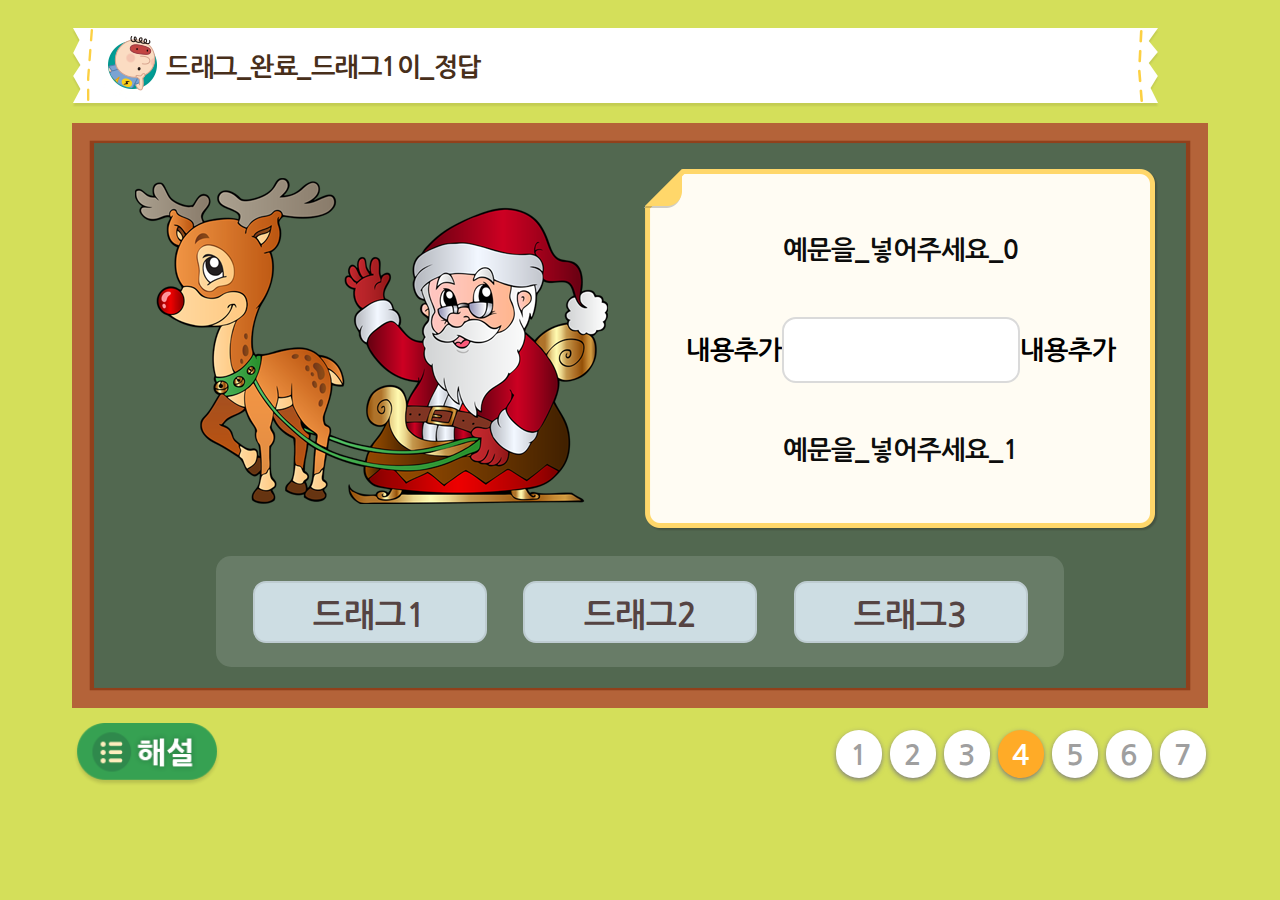
<file: 4/index2.html>
<!DOCTYPE html>
<html lang="ko">

<head>
	<meta http-equiv="Content-Type" content="text/html;charset=UTF-8">
	<meta http-equiv="X-UA-Compatible" content="IE=edge">
	<meta name="viewport" content="width=device-width, initial-scale=1.0">
	<title>독서퀴즈 드래그</title>
	<link rel="stylesheet" href="../common/css/common.css">
	<link rel="stylesheet" href="drag2.css">
	<style>
		/* 현재 페이지 On CSS */
		p#page4 {
			background-color: #FFAB27;
			color: #fff;
		}
	</style>
</head>

<body>
	<!-- #################### 드래그 container #################### -->
	<div id="EX_all_wrap">
		<div id="drag_wrap">
			<!-- 문제 제목 Header -->
			<div class="header">
				<div class="title_area">
					<p class="tit_bg">
						<img src="../common/imgs/title.png" alt="타이틀영역 이미지"/>
					</p>
					<p class="tit_cha">
						<img src="../common/imgs/cha0.png" alit="타이틀 캐릭터 이미지"/>
					</p>
					<h1>드래그_완료_드래그1이_정답</h1>
				</div>
			</div>

			<!-- 문제 영역 container -->
			<div class="container">
				<div class="board"><img src="../common/imgs/board.png" alt="보드판 이미지"/></div>
				<div class="drag_quImg"><img class="p0" src="imgs/p0.png" alt="문제 이미지"/></div>

				<div class="drag_exImg">
					<div class="ex_bg"><img src="imgs/p1.png" alt="문제예문 이미지"/></div>
					<div class="exText">
						<!-- text Area 0 -->
						<p class="text0">
							<span>예문을_넣어주세요_0</span>
						</p>
						<!-- dropArea -->
						<div id="dropAreaWrap">
							<span>내용추가</span>
							<div id="dropArea" name="dropArea"></div>
							<span>내용추가</span>
						</div>
						<!-- text Area 1 -->
						<p class="text1">
							<span>예문을_넣어주세요_1</span>
						</p>
					</div>
				</div>
				<!-- 보기 낱말 영역 -->
				<div class="draImg">
					<div class="draBg">
						<div id="drag0" class="drag0" name="img_drag">드래그1</div>
						<div id="drag1" class="drag1" name="img_drag">드래그2</div>
						<div id="drag2" class="drag2" name="img_drag">드래그3</div>
					</div>
					<div class="draBgBlock"></div>
				</div>
			</div>

			<!-- 다음 페이지 이동 -->
			<div class="btn_right" onclick="goNext();">
				<img class="img_next" src="../common/imgs/next_btn.png" alt="우측 화살표" />
			</div>
		</div>

		<!-- 해설 팝업 영역  -->
		<div id="popupArea" style="display:none;">
			<div class="popupImg">
				<div class="popCloseBtn">
					<img src="../common/imgs/x.png" alt="팝업닫기 버튼" />
				</div>
				<p class="popTextArea">해설을_넣어주세요</p>
			</div>
		</div>

		<!-- #################### 팝업 & 페이지 Btn영역 // Footer #################### -->
		<div id="footer">
			<!-- 팝업버튼 영역 -->
			<div class="popBtn">
				<p class="pop_btn_Img">
					<img src="../common/imgs/popBtn.png" alt="팝업버튼_이미지" />
				</p>
			</div>

			<!-- 페이지 버튼 영역 -->
			<div id="pageArea">
				<div id="offArea">
					<p id="page1" onclick="goPage('../1/index.html');">1</p>
					<p id="page2" onclick="goPage('../2/index.html');">2</p>
					<p id="page3" onclick="goPage('../3/index.html');">3</p>
					<p id="page4" onclick="goPage('../4/index.html');">4</p>
					<p id="page5" onclick="goPage('../5/index.html');">5</p>
					<p id="page6" onclick="goPage('../6/index.html');">6</p>
					<p id="page7" onclick="goPage('../7/index.html');">7</p>
				</div>
			</div>
		</div>

		<!-- 정답시 캐릭터 영역 -->
		<div id="nextDiv" style="display:none;"></div>
		<div id="finDiv" style="display:none;"></div>
	</div>

	<!-- 오디오 음원 영역 -->
	<audio id="a_correct" src="../common/audio/correct.mp3"></audio>
	<audio id="a_incorrect" src="../common/audio/incorrect.mp3"></audio>
	<audio id="a_next" src="../common/audio/next.mp3"></audio>
	<audio id="a_finish" src="../common/audio/finish.mp3"></audio>

	<!-- ################### script Area ################### -->
	<script src="../common/js/jquery-3.5.1.js"></script>
	<script src="../common/js/jquery-ui/jquery-ui.min.js"></script>
	<script src="../common/js/jquery-ui/jquery.ui.touch-punch.min.js"></script>
	<script src="../common/js/common.js"></script>
	<script src="drag.js"></script>

	<!-- 완강시 스크립트 활성 -->
	<!-- <script src="http://file.total-system.co.kr/js/completedClass_bt.js"></script>  -->

	<!-- 페이지 이동 스크립트 -->
	<script type="text/javascript">
		right_url = "../5/index.html";
	</script>

</body>

</html>
</file>
<file: 1/check.css>
/* ############### Check 유형 CSS ############### */
/* check_wrap Area */
#check_wrap{
  width:1280px;
  height:800px;
  overflow:hidden;
  position:absolute;
  left:50%;
  transform:translate(-50%);
}
/* 문제보기 이미지 */
.chk_quImg{
  width:649px;
  height:528px;
  position:absolute;
  left:32px;
  top:23px;
}
.chk_quImg img{
  width:100%;
  height:100%;
}
/* 문제보기 영역 */
.chk_exImg{
  width:278px;
  height:356px;
  position:absolute;
  left:690px;
  top:118px;
  display:flex;
  flex-wrap:wrap;
  align-content:space-around;
}
.chk_exImg img{
  width:100%;
  height:100%;
}
.chk_exImg div{
  width:274px; /* ori box_size : 278px -4px border값 */
  height:94px; /* ori box_size : 98px -4px border값 */
  background-color:#CDDDE3;
  border-radius:15px;
  border:2px solid #BECCD1;
  font-size:24px;
  text-align:center;
  display:flex;
  justify-content:center;
  align-items:center;
}
.chk_exImg div p{
  color:#554443;
  font-family: 'fontNanumGothicBoldotf';
}

/* ############## Input Area ############## */
/* input 체크 영역*/
#check_wrap .inputArea{
  width:78px;
  height:356px;
  position:absolute;
  right:64px;
  top:118px;
  display:flex;
  flex-wrap:wrap;
  align-content:space-around;
}

/* check area chk1 */
#check_wrap input[id="chk1"] {
  display: none;
}
#check_wrap input[id="chk1"]+label {
  display: inline-block;
  width:78px;
  height:78px;
  background:url(imgs/ans1.svg) no-repeat;
}
#check_wrap input[id="chk1"]:checked+label {
  width: 78px;
  height: 78px;
  background:url(imgs/ans2.svg) no-repeat;
}

/* check area chk2 */
#check_wrap input[id="chk2"] {
  display: none;
}
#check_wrap input[id="chk2"]+label {
  display: inline-block;
  width:78px;
  height:78px;
  background: url(imgs/ans1.svg) no-repeat;
}
#check_wrap input[id="chk2"]:checked+label {
  width:78px;
  height:78px;
  background:url(imgs/ans2.svg) no-repeat;
}

/* check area chk3 */
#check_wrap input[id="chk3"] {
  display: none;
}
#check_wrap input[id="chk3"]+label {
  display: inline-block;
  width:78px;
  height:78px;
  background: url(imgs/ans1.svg) no-repeat;
}
#check_wrap input[id="chk3"]:checked+label {
  width: 78px;
  height: 78px;
  background:url(imgs/ans2.svg) no-repeat;
}
</file>
<file: 2/checkImg.css>
/* ############### Check 유형 CSS ############### */
/* check_wrap Area */
#check_wrap{
  width:1280px;
  height:800px;
  overflow:hidden;
  position:absolute;
  left:50%;
  transform:translate(-50%);
}

/* 문제보기 이미지 */
.imgWrap{
  display: flex;
  justify-content: space-between;
  position: absolute;
  top: 0;
  left: 0;
  width: 100%;
  padding: 60px 60px 0px 60px;
  box-sizing: border-box;
}
.img01{
  width: 305px;
  height: 396px;
}
.img01>img{
  width: 100%;
}
.img02{
  width: 305px;
  height: 396px;
}
.img02>img{
  width: 100%;
}
.img03{
  width: 305px;
  height: 396px;
}
.img03>img{
  width: 100%;
}

/* ############## Input Area ############## */
/* input 체크 영역*/
.inputArea{
  display:flex;
  justify-content: space-between;
  position: absolute;
  bottom: 0;
  left: 0;
  width:100%;
  padding: 0 170px;
  box-sizing: border-box;
}

/* check area chk1 */
input[id="chk1"] {
  display: none;
}
input[id="chk1"]+label {
  display:inline-block;
  width:78px;
  height:78px;
  margin-bottom:38px;
  background:url(imgs/ans1.svg) no-repeat;
}
input[id="chk1"]:checked+label {
  width: 78px;
  height: 78px;
  margin-bottom:38px;
  background:url(imgs/ans2.svg) no-repeat;
}

/* check area chk2 */
input[id="chk2"] {
  display:none;
}
input[id="chk2"]+label {
  display: inline-block;
  width:78px;
  height:78px;
  margin-bottom:38px;
  background: url(imgs/ans1.svg) no-repeat;
}
input[id="chk2"]:checked+label {
  width:78px;
  height:78px;
  margin-bottom:38px;
  background:url(imgs/ans2.svg) no-repeat;
}

/* check area chk3 */
input[id="chk3"] {
  display:none;
}
input[id="chk3"]+label {
  display: inline-block;
  width:78px;
  height:78px;
  margin-bottom:38px;
  background: url(imgs/ans1.svg) no-repeat;
}
input[id="chk3"]:checked+label {
  width:78px;
  height:78px;
  margin-bottom:38px;
  background:url(imgs/ans2.svg) no-repeat;
}

/* 정답 시 빈 투명 div 생성해서 터치 막기 */
.noTouch{
  display: none;
  position: absolute;
  top: 0;
  left: 0;
  width: 1136px;
  height: 585px;
  background: transparent;
}
</file>
<file: 3/input_single.css>
/* ############## 단일 input 유형 CSS ############## */
#input_single_Wrap{
  width:1280px;
  height:800px;
  overflow:hidden;
  position:absolute;
  left:50%;
  transform:translate(-50%);
}

/* 문제보기 이미지 */
.input_single_quImg{
  width:649px;
  height:528px;
  position:absolute;
  left:32px;
  top:23px;
}
.input_single_quImg img{
  width:100%;
  height:100%;
}
/* 문제보기 영역 */
.input_single_ansImg{
  width:405px;
  height:300px;
  position:absolute;
  right:49px;
  top:90px;
}
.ex_bg{
  width:100%;
  height:100%;
  position:absolute;
  left:0;
  top:0;
  z-index:1;
}
.ex_bg img{
  width:100%;
  height:100%;
}
.exText{
  width:405px;
  height:300px;
  position:absolute;
  left:0;
  top:0;
  z-index:2;
  display:flex;
  flex-wrap:wrap;
  justify-content:center;
  align-content:center;
}
.exText p{
  width:95%;
  height:100px;
  color:#554443;
  text-align:center;
  font-size:24px;
  font-family:'fontNanumGothicBoldotf';
  display:flex;
  justify-content:center;
  align-items:center;
}
.blank{
  width:100px;
  height:60px;
  background-color:#fff;
  border:3px solid #dadadc;
  border-radius:10px;
}

/* ############## Input Area ############## */
/* input 입력 영역 */
#input_single_Wrap .inputWrap {
  position: absolute;
  top: 434px;
  right: 49px;
  width: 401px;
  height: 57px;
  border-radius: 10px;
  border:2px solid #DDDCDC;
  background-color:#fff;
}
#input_single_Wrap #chkinput {
  width:100%;
  height:100%;
  border-radius:10px;
  text-align:center;
  font-size:30px;
}
</file>
<file: 4/drag.css>
/* ###################### 드래그 유형 CSS ###################### */
#drag_wrap{
  width:1280px;
  height:800px;
  overflow:hidden;
  position:absolute;
  left:50%;
  transform:translate(-50%);
}

/* 문제 이미지 영역 */
.drag_quImg{
  width:539px;
  height:378px;
  position:absolute;
  left:32px;
  top:28px;
}
.drag_quImg img{
  width:100%;
  height:100%;
}
/* 문제예문 이미지 영역 */
.drag_exImg{
  width:514px;
  height:362px;
  position:absolute;
  right:50px;
  top:46px;
}
.ex_bg{
  width:514px;
  height:362px;
  position:absolute;
  left:0;
  top:0;
  z-index:1;
}
.ex_bg img{
  width:100%;
  height:100%;
}
.drag_exImg .exText{
  width:514px;
  height:362px;
  position:absolute;
  left:0;
  top:0;
  z-index:2;
  display:flex;
  flex-wrap:wrap;
  justify-content:center;
  align-content:center;
}
.drag_exImg .exText p{
  width:78%;
  height:134px;
  color:#0d0d0c;
  text-align:center;
  font-size:26px;
  font-family:'fontNanumGothicBoldotf';
  display:flex;
  justify-content:center;
  align-items:center;
}
.draImg{
  width:848px;
  height:111px;
  position:absolute;
  left:50%;
  top:433px;
  transform:translate(-50%);
  z-index:4;
}
.draBg{
  width:100%;
  height:100%;
  background-color:#687c67;
  border-radius:15px;
  display:flex;
  align-items:center;
  justify-content:space-evenly;
}
.draBgBlock{
  display: none;
  width:100%;
  height:100%;
  background-color:transparent;
  border-radius:15px;
}
.draBg div{
  width:230px; /* ori_box_size : 234px; */
  height:58px; /* ori_box-size : 63px; */
  background-color:#CDDDE3;
  border:2px solid #BECCD1;
  border-radius:13px;
  font-family:'fontNanumGothicBoldotf';
  font-size:33px;
  text-align:center;
  color:#554443;
  cursor:pointer;
  line-height:40px;
}
#drag0{
  width:230px;
  height:34px;
  padding:12px 0;
  background-color:#CDDDE3;
  border:2px solid #BECCD1;
  border-radius:13px;
  font-family:'fontNanumGothicBoldotf';
  font-size:33px;
  text-align:center;
  color:#554443;
  line-height:40px;
}
#drag1{
  width:230px;
  height:34px;
  padding:12px 0;
  background-color:#CDDDE3;
  border:2px solid #BECCD1;
  border-radius:13px;
  font-family:'fontNanumGothicBoldotf';
  font-size:33px;
  text-align:center;
  color:#554443;
  line-height:40px;
}
#drag2{
  width:230px;
  height:34px;
  padding:12px 0;
  background-color:#CDDDE3;
  border:2px solid #BECCD1;
  border-radius:13px;
  font-family:'fontNanumGothicBoldotf';
  font-size:33px;
  text-align:center;
  color:#554443;
  line-height:40px;
}
#dropAreaWrap{
  width:234px;
  height:64px;
}
#dropArea {
  width:234px; /* ori_box_size : 234px; */
  height:62px; /* ori_box_size : 64px; */
  background-color:#fff;
  border:2px solid #dadada; 
  border-radius: 14px;
}

/* ############## drag popup Area ############## */
#drag_popupArea{
  width:100%;
  height:800px;
  background-color:rgb(0,0,0,0.5);
  position:absolute;
  display:flex;
  justify-content:center;
  align-items:center;
  z-index:5;
}
#drag_popupArea .popupImg{
  width:690px;
  height:405px;
  background-color:#ffd76a;
  border-radius:20px;
  position:absolute;
}
#drag_popupArea .popTextArea{
  width:670px;
  height:336px;
  background-color:#fff;
  border-radius:0 0 20px 20px;
  margin:60px auto 0;
  display:flex;
  justify-content:center;
  align-items:center;
}
#drag_popupArea textarea{
  resize:none;
  width:600px;
  font-size:28px;
  text-align:center;
  border:none;
  font-family: 'fontNanumGothicBoldotf';
}
#drag_popupArea textarea:focus{
  outline:none;
}
#drag_popupArea .popCloseBtn{
  width:30px;
  height:34px;
  position:absolute;
  right:18px;
  top:16px;
}
#drag_popupArea .popCloseBtn img{
  width:100%;
  height:100%;
}
</file>
<file: 5/ox.css>
/* ############### OX퀴즈 유형 CSS ############### */
/* ox_wrap Area */
.ox_wrap{
  width:1280px;
  height:800px;
  overflow:hidden;
  position:absolute;
  left:50%;
  transform:translate(-50%);
}
.h1_o {
  display: inline-block;
  width: 43px;
  height: 43px;
  vertical-align: middle;
}
.h1_o img{
  width:100%;
  height:100%;
  display:block;
}
.h1_x {
  display: inline-block;
  width: 42px;
  height: 42px;
  vertical-align: middle;
}
.h1_x img{
  width:100%;
  height:100%;
  display:block;
}

/* 문제 이미지 영역 */
.ox_exImg {
  width:994px;
  height:390px;
  position:absolute;
  left:50%;
  top:50%;
  transform:translate(-50%,-50%);
  display:flex;
  flex-wrap:wrap;
  align-content:space-around;
}
.ox_exImg div{
  width:994px;
  height:124px;
  display:flex;
  align-items:center;
}
.ox_exImg div span{
  display:inline-block;
  width:994px;
  height:124px;
  position:absolute;
}
.exIox_exImgmg div span img{
  width:100%;
  height:100%;
}

.ox_exImg div p{
  width:654px;
  color:#554443;
  font-size:28px;
  font-family:'fontNanumGothicBoldotf';
  position:absolute;
  left:50px;
}

/* input 영역 */
.ox_checkArea{
  width:242px;
  height:390px;
  position:absolute;
  right:92px;
  top:50%;
  transform: translateY(-50%);
  display:flex;
  flex-wrap:wrap;
  justify-content:space-between;
  align-content: space-around;
}

.ox_checkArea input[id="ox_chk1"] {
  display:none;
}
.ox_checkArea input[id="ox_chk1"]+label {
  display:inline-block;
  width:108px;
  height:95px;
  background: url(imgs/ans1.png) no-repeat;
}
.ox_checkArea input[id="ox_chk1"]:checked+label {
  width:108px;
  height:95px;
  background: url(imgs/ans1_sel.png) no-repeat;
}

.ox_checkArea input[id="ox_chk2"] {
  display: none;
}
.ox_checkArea input[id="ox_chk2"]+label {
  display: inline-block;
  width:108px;
  height:95px;
  background: url(imgs/ans2.png) no-repeat;
}
.ox_checkArea input[id="ox_chk2"]:checked+label {
  width:108px;
  height:95px;
  background: url(imgs/ans2_sel.png) no-repeat;
}

.ox_checkArea input[id="ox_chk3"] {
  display:none;
}
.ox_checkArea input[id="ox_chk3"]+label {
  display:inline-block;
  width:108px;
  height:95px;
  background: url(imgs/ans1.png) no-repeat;
}
.ox_checkArea input[id="ox_chk3"]:checked+label {
  width:108px;
  height:95px;
  background: url(imgs/ans1_sel.png) no-repeat;
}

.ox_checkArea input[id="ox_chk4"] {
  display: none;
}
.ox_checkArea input[id="ox_chk4"]+label {
  display: inline-block;
  width:108px;
  height:95px;
  background: url(imgs/ans2.png) no-repeat;
}
.ox_checkArea input[id="ox_chk4"]:checked+label {
  width:108px;
  height:95px;
  background: url(imgs/ans2_sel.png) no-repeat;
}

.ox_checkArea input[id="ox_chk5"] {
  display: none;
}
.ox_checkArea input[id="ox_chk5"]+label {
  display: inline-block;
  width:108px;
  height:95px;
  background: url(imgs/ans1.png) no-repeat;
}
.ox_checkArea input[id="ox_chk5"]:checked+label {
  width:108px;
  height:95px;
  background: url(imgs/ans1_sel.png) no-repeat;
}

.ox_checkArea input[id="ox_chk6"] {
  display: none;
}
.ox_checkArea input[id="ox_chk6"]+label {
  display: inline-block;
  width: 108px;
  height: 95px;
  background: url(imgs/ans2.png) no-repeat;
}
.ox_checkArea input[id="ox_chk6"]:checked+label {
  width: 108px;
  height: 95px;
  background: url(imgs/ans2_sel.png) no-repeat;
}


/* ############## ox_popup Area ############## */
#ox_popupArea{
  width:100%;
  height:800px;
  background-color:rgb(0,0,0,0.5);
  position:absolute;
  display:flex;
  justify-content:center;
  align-items:center;
  z-index:5;
}
#ox_popupArea .popupImg{
  width:690px;
  height:405px;
  background-color:#ffd76a;
  border-radius:20px;
  position:absolute;
}
#ox_popupArea .popTextArea{
  width:670px;
  height:336px;
  background-color:#fff;
  border-radius:0 0 20px 20px;
  margin:60px auto 0;
  display:flex;
  justify-content:center;
  align-items:center;
}
#ox_popupArea textarea{
  resize:none;
  width:600px;
  font-size:28px;
  text-align:center;
  border:none;
  font-family: 'fontNanumGothicBoldotf';
}
#ox_popupArea textarea:focus{
  outline:none;
}
#ox_popupArea .popCloseBtn{
  width:30px;
  height:34px;
  position:absolute;
  right:18px;
  top:16px;
}
#ox_popupArea .popCloseBtn img{
  width:100%;
  height:100%;
}
</file>
<file: 6/checkImg.css>
/* ############### Check 유형 CSS ############### */
/* check_wrap Area */
#check_wrap{
  width:1280px;
  height:800px;
  overflow:hidden;
  position:absolute;
  left:50%;
  transform:translate(-50%);
}

/* 문제보기 이미지 */
.imgWrap{
  display: flex;
  justify-content: space-between;
  position: absolute;
  top: 0;
  left: 0;
  width: 100%;
  padding: 60px 60px 0px 60px;
  box-sizing: border-box;
}
.img01{
  width: 305px;
  height: 396px;
}
.img01>img{
  width: 100%;
}
.img02{
  width: 305px;
  height: 396px;
}
.img02>img{
  width: 100%;
}
.img03{
  width: 305px;
  height: 396px;
}
.img03>img{
  width: 100%;
}

/* ############## Input Area ############## */
/* input 체크 영역*/
.inputArea{
  display:flex;
  justify-content: space-between;
  position: absolute;
  bottom: 0;
  left: 0;
  width:100%;
  padding: 0 170px;
  box-sizing: border-box;
}

/* check area chk1 */
input[id="chk1"] {
  display: none;
}
input[id="chk1"]+label {
  display:inline-block;
  width:78px;
  height:78px;
  margin-bottom:38px;
  background:url(imgs/ans1.svg) no-repeat;
}
input[id="chk1"]:checked+label {
  width: 78px;
  height: 78px;
  margin-bottom:38px;
  background:url(imgs/ans2.svg) no-repeat;
}

/* check area chk2 */
input[id="chk2"] {
  display:none;
}
input[id="chk2"]+label {
  display: inline-block;
  width:78px;
  height:78px;
  margin-bottom:38px;
  background: url(imgs/ans1.svg) no-repeat;
}
input[id="chk2"]:checked+label {
  width:78px;
  height:78px;
  margin-bottom:38px;
  background:url(imgs/ans2.svg) no-repeat;
}

/* check area chk3 */
input[id="chk3"] {
  display:none;
}
input[id="chk3"]+label {
  display: inline-block;
  width:78px;
  height:78px;
  margin-bottom:38px;
  background: url(imgs/ans1.svg) no-repeat;
}
input[id="chk3"]:checked+label {
  width:78px;
  height:78px;
  margin-bottom:38px;
  background:url(imgs/ans2.svg) no-repeat;
}

/* 정답 시 빈 투명 div 생성해서 터치 막기 */
.noTouch{
  display: none;
  position: absolute;
  top: 0;
  left: 0;
  width: 1136px;
  height: 585px;
  background: transparent;
}
</file>
<file: 4/drag2.css>
/* ###################### 드래그 유형 CSS ###################### */
#drag_wrap{
  width:1280px;
  height:800px;
  overflow:hidden;
  position:absolute;
  left:50%;
  transform:translate(-50%);
}

/* 문제 이미지 영역 */
.drag_quImg{
  width:539px;
  height:378px;
  position:absolute;
  left:32px;
  top:28px;
}
.drag_quImg img{
  width:100%;
  height:100%;
}
/* 문제예문 이미지 영역 */
.drag_exImg{
  width:514px;
  height:362px;
  position:absolute;
  right:50px;
  top:46px;
}
.ex_bg{
  width:514px;
  height:362px;
  position:absolute;
  left:0;
  top:0;
  z-index:1;
}
.ex_bg img{
  width:100%;
  height:100%;
}
.drag_exImg .exText{
  width:514px;
  height:362px;
  position:absolute;
  left:0;
  top:0;
  z-index:2;
  display:flex;
  flex-wrap:wrap;
  justify-content:center;
  align-content:center;
}
.drag_exImg .exText p{
  width:78%;
  height:134px;
  color:#0d0d0c;
  text-align:center;
  font-size:26px;
  font-family:'fontNanumGothicBoldotf';
  display:flex;
  justify-content:center;
  align-items:center;
}
.draImg{
  width:848px;
  height:111px;
  position:absolute;
  left:50%;
  top:433px;
  transform:translate(-50%);
  z-index:4;
}
.draBg{
  width:100%;
  height:100%;
  background-color:#687c67;
  border-radius:15px;
  display:flex;
  align-items:center;
  justify-content:space-evenly;
}
.draBgBlock{
  display: none;
  width:100%;
  height:100%;
  background-color:transparent;
  border-radius:15px;
}
.draBg div{
  width:230px; /* ori_box_size : 234px; */
  height:58px; /* ori_box-size : 63px; */
  background-color:#CDDDE3;
  border:2px solid #BECCD1;
  border-radius:13px;
  font-family:'fontNanumGothicBoldotf';
  font-size:33px;
  text-align:center;
  color:#554443;
  cursor:pointer;
  line-height:40px;
}
#drag0{
  width:230px;
  height:34px;
  padding:12px 0;
  background-color:#CDDDE3;
  border:2px solid #BECCD1;
  border-radius:13px;
  font-family:'fontNanumGothicBoldotf';
  font-size:33px;
  text-align:center;
  color:#554443;
  line-height:40px;
}
#drag1{
  width:230px;
  height:34px;
  padding:12px 0;
  background-color:#CDDDE3;
  border:2px solid #BECCD1;
  border-radius:13px;
  font-family:'fontNanumGothicBoldotf';
  font-size:33px;
  text-align:center;
  color:#554443;
  line-height:40px;
}
#drag2{
  width:230px;
  height:34px;
  padding:12px 0;
  background-color:#CDDDE3;
  border:2px solid #BECCD1;
  border-radius:13px;
  font-family:'fontNanumGothicBoldotf';
  font-size:33px;
  text-align:center;
  color:#554443;
  line-height:40px;
}
#dropAreaWrap{
  display: flex;
  align-items: center;
  font-size: 26px;
  font-family: 'fontNanumGothicBoldotf';
}
#dropArea {
  width:234px; /* ori_box_size : 234px; */
  height:62px; /* ori_box_size : 64px; */
  background-color:#fff;
  border:2px solid #dadada; 
  border-radius: 14px;
}

/* ############## drag popup Area ############## */
#drag_popupArea{
  width:100%;
  height:800px;
  background-color:rgb(0,0,0,0.5);
  position:absolute;
  display:flex;
  justify-content:center;
  align-items:center;
  z-index:5;
}
#drag_popupArea .popupImg{
  width:690px;
  height:405px;
  background-color:#ffd76a;
  border-radius:20px;
  position:absolute;
}
#drag_popupArea .popTextArea{
  width:670px;
  height:336px;
  background-color:#fff;
  border-radius:0 0 20px 20px;
  margin:60px auto 0;
  display:flex;
  justify-content:center;
  align-items:center;
}
#drag_popupArea textarea{
  resize:none;
  width:600px;
  font-size:28px;
  text-align:center;
  border:none;
  font-family: 'fontNanumGothicBoldotf';
}
#drag_popupArea textarea:focus{
  outline:none;
}
#drag_popupArea .popCloseBtn{
  width:30px;
  height:34px;
  position:absolute;
  right:18px;
  top:16px;
}
#drag_popupArea .popCloseBtn img{
  width:100%;
  height:100%;
}
</file>
<file: common/css/common.css>
/* ############### font ############### */
@font-face {
  font-family: 'fontNanumGothicBoldotf';
  src: url('../font/fontNanumGothicBoldotf.woff2');
}

/* ############### reset ############### */
/* pc에서만 초기화 */
* {margin:0; padding:0;}
footer{margin:0; padding:0;}


body {
  background: #d4df5a;
}

/* ############### EX_all_wrap Area ############### */
#EX_all_wrap {
  width:1280px;
  height:800px;
  position:relative;
  left:50%;
  top:0;
  transform:translateX(-50%);
}

/* ############### header Area ############### */
.header {
  width: 1087px;
  height: 79px;
  position: absolute;
  left: 72px;
  top: 28px;
}

.title_area {
  width: 1087px;
  height: 79px;
  position: absolute;
  left: 0;
  top: 0;
}
.tit_bg{
  width:1087px;
  height:79px;
}
.tit_bg img{
  width:100%;
  height:100%;
}
.tit_cha{
  width:57px;
  height:63px;
  position:absolute;
  left:28px;
  top:8px;
}
.tit_cha img{
  width:100%;
  height:100%;
}

h1 {
  width: 966px;
  line-height:79px;
  position: absolute;
  left: 94px;
  top: 0px;
  font-family: 'fontNanumGothicBoldotf';
  font-size: 26px;
  color: #482F1B;
  letter-spacing: -0.5px;
}

/* 닫기 버튼 */
.btn_close {
  position: absolute;
  z-index: 1;
  width: 73px;
  height: 73px;
  top: 24px;
  right: 39px;
}

/* ############### container Area ############### */
.container {
  width: 1136px;
  height: 585px;
  position: absolute;
  left: 50%;
  top: 123px;
  transform: translate(-50%);
}

.board {
  width: 1136px;
  height: 585px;
}

.board img {
  width: 100%;
  height: 100%;
}

/* ############### input Area ###############  */
input {
  border: none;
  margin: 0;
  padding: 0;
  font-family: 'fontNanumGothicBoldotf';
  background-color: transparent;
  color: #d01027;
}

input:focus {
  outline: none;
}

/* ############### footer Area ############### */
#footer {
  width: 1280px;
  height: 92px;
  position: absolute;
  left: 50%;
  bottom: 0;
  transform: translate(-50%);
}

/* ############### popBtn Area ############### */
.popBtn {
  width: 146px;
  height: 63px;
  position: absolute;
  left:74px;
  bottom:14px;
  cursor:pointer;
  -webkit-tap-highlight-color: rgba(0, 0, 0, 0);
  -webkit-touch-callout: none;
  -webkit-user-select: none;
  -khtml-user-select: none;
  -moz-user-select: none;
  -ms-user-select: none;
  user-select: none;
}

.pop_btn_Img {
  width: 146px;
  height: 63px;
}

.pop_btn_Img img {
  width: 100%;
  height: 100%;
}

/* ############### page Area ############### */
#pageArea {
  width: 378px;
  height: 48px;
  position: absolute;
  right: 66px;
  bottom: 22px;
}

#offArea {
  width: 378px;
  height: 48px;
  position: absolute;
  left: 0;
  top: 0;
  display: flex;
  justify-content: flex-end;
}

#offArea p {
  width: 46px;
  height: 38px;
  /*ori-size:48px*/
  font-size: 29px;
  padding-top: 10px;
  color: #9F9F9F;
  font-family: 'fontNanumGothicBoldotf';
  text-align: center;
  background-color: #fff;
  border-radius: 50px;
  margin-right: 8px;
  box-shadow: 0px 2px 5px 0px #7c7c7c;
  cursor: pointer;
  -webkit-tap-highlight-color: rgba(0, 0, 0, 0);
  -webkit-touch-callout:none;
  -webkit-user-select:none;
  -khtml-user-select:none;
  -moz-user-select:none;
  -ms-user-select:none;
  user-select:none;
}

#offArea p span {
  display: block;
  font-size: 30px;
  color: #9F9F9F;
  padding-top: 9px;
  font-family: 'fontNanumGothicBoldotf';
}


/* ############### Next Page btn Area ############### */
.btn_right {
  display: none;
  z-index: 1;
  position: absolute;
  width: 40px;
  height: 74px;
  top: 50%;
  right: 20px;
  transform: translateY(-50%);
}

.btn_right img {
  width: 100%;
}

.btn_finish {
  display: none;
  z-index: 1;
  position: absolute;
  width: 173px;
  height: 142px;
  top: 705px;
  left: 1082px;
}

.btn_finish img {
  width: 100%;
}

/* ############## popup Area ############## */
#popupArea {
  width: 100%;
  height: 800px;
  background-color: rgb(0, 0, 0, 0.5);
  position: absolute;
  display: flex;
  justify-content: center;
  align-items: center;
  z-index: 5;
}

#popupArea .popupImg {
  width: 690px;
  height: 405px;
  background-color: #ffd76a;
  border-radius: 20px;
  position: absolute;
}

#popupArea .popTextArea {
  width: 630px; /*ori-width : 670px*/
  height: 296px; /*ori-height : 336px*/
  padding:20px;
  background-color: #fff;
  border-radius: 0 0 20px 20px;
  margin: 60px auto 0;
  display:flex;
  justify-content: center;
  font-size: 28px;
  align-items: center;
  text-align: center;
  font-family: 'fontNanumGothicBoldotf';
}


#popupArea .popCloseBtn {
  width: 30px;
  height: 34px;
  position: absolute;
  right: 18px;
  top: 16px;
  cursor:pointer;
}

#popupArea .popCloseBtn img {
  width: 100%;
  height: 100%;
}

/* ############### 정답일때 캐릭터 효과 star ############### */
#nextDiv {
  position: absolute;
  left: 50%;
  top: 50%;
  width: 1280px;
  height: 800px;
  background-color: rgba(0, 0, 0, 0.3);
  transform: translate(-50%, -50%);
}

#finDiv {
  position: absolute;
  top: 0;
  left: 50%;
  transform: translateX(-50%);
  width: 1280px;
  height: 800px;
  background: rgba(0, 0, 0, 0.3);
  overflow: hidden;
}
</file>
